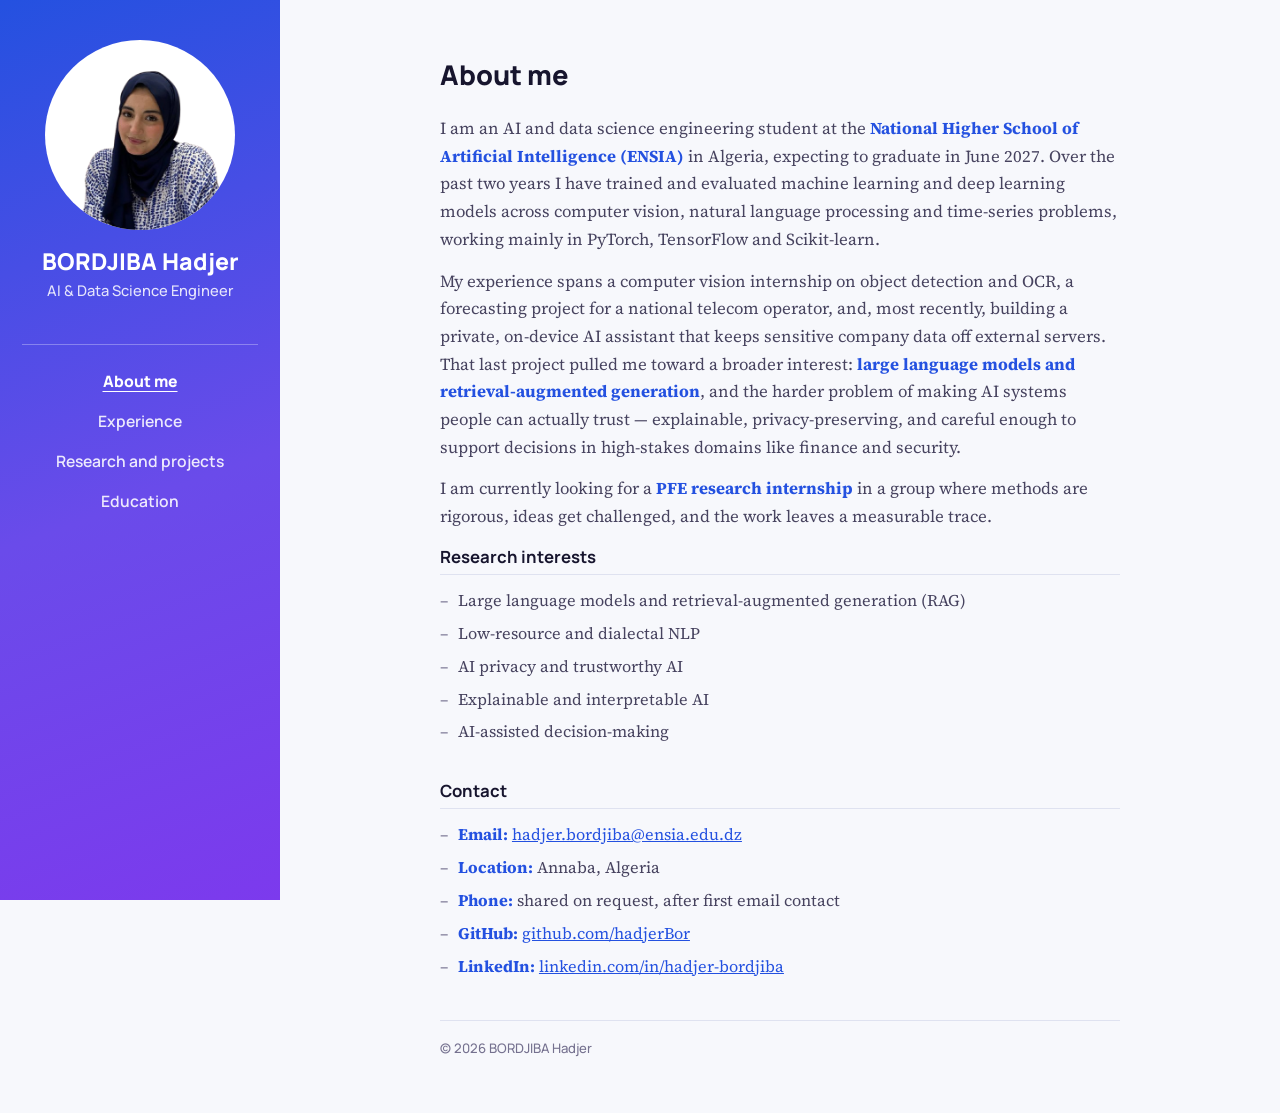
<file: index.html>
<!DOCTYPE html>
<html lang="en">
<head>
<meta charset="UTF-8">
<meta name="viewport" content="width=device-width, initial-scale=1">

<title>BORDJIBA Hadjer | AI &amp; Data Science Engineer</title>
<meta name="description" content="BORDJIBA Hadjer (Hadjer Bordjiba), AI and data science engineering student at ENSIA, Algeria. Research interests, experience, projects and contact.">
<meta name="author" content="BORDJIBA Hadjer">
<link rel="canonical" href="https://hadjerbor.github.io/">

<meta property="og:type" content="profile">
<meta property="og:title" content="BORDJIBA Hadjer | AI &amp; Data Science Engineer">
<meta property="og:description" content="AI and data science engineering student at ENSIA, Algeria.">
<meta property="og:url" content="https://hadjerbor.github.io/">
<meta property="og:image" content="https://hadjerbor.github.io/images/MyImage.png">

<script type="application/ld+json">
{
  "@context": "https://schema.org",
  "@type": "Person",
  "name": "Hadjer Bordjiba",
  "alternateName": ["BORDJIBA Hadjer", "Bordjiba Hadjer"],
  "jobTitle": "AI & Data Science Engineer",
  "url": "https://hadjerbor.github.io/",
  "image": "https://hadjerbor.github.io/images/MyImage.png",
  "email": "mailto:hadjer.bordjiba@ensia.edu.dz",
  "affiliation": { "@type": "CollegeOrUniversity", "name": "National Higher School of Artificial Intelligence (ENSIA)" },
  "address": { "@type": "PostalAddress", "addressLocality": "Annaba", "addressCountry": "DZ" },
  "sameAs": ["https://github.com/hadjerBor", "https://www.linkedin.com/in/hadjer-bordjiba-9951a8335/"]
}
</script>

<link rel="preconnect" href="https://fonts.googleapis.com">
<link rel="preconnect" href="https://fonts.gstatic.com" crossorigin>
<link href="https://fonts.googleapis.com/css2?family=Manrope:wght@500;600;700;800&family=Source+Serif+4:wght@400;600&display=swap" rel="stylesheet">
<link rel="stylesheet" href="styles.css">
</head>
<body>

<a class="skip" href="#main">Skip to content</a>

<aside class="sidebar">
  <div class="portrait">
    <span aria-hidden="true">HB</span>
    <img src="images/MyImage.png" alt="Portrait of Hadjer Bordjiba" onerror="this.remove()">
  </div>
  <h1 class="site-name">BORDJIBA Hadjer</h1>
  <p class="site-role">AI &amp; Data Science Engineer</p>
  <nav class="nav" aria-label="Sections">
    <a href="index.html" aria-current="page">About me</a>
    <a href="experience.html">Experience</a>
    <a href="projects.html">Research and projects</a>
    <a href="education.html">Education</a>
  </nav>
</aside>

<main class="main" id="main">
  <div class="content">
    <h2 class="page-title">About me</h2>

    <p>
      I am an AI and data science engineering student at the <strong>National Higher School of Artificial Intelligence (ENSIA)</strong> in Algeria, expecting to graduate in June 2027. Over the past two years I have trained and evaluated machine learning and deep learning models across computer vision, natural language processing and time-series problems, working mainly in PyTorch, TensorFlow and Scikit-learn.
    </p>
    <p>
      My experience spans a computer vision internship on object detection and OCR, a forecasting project for a national telecom operator, and, most recently, building a private, on-device AI assistant that keeps sensitive company data off external servers. That last project pulled me toward a broader interest: <strong>large language models and retrieval-augmented generation</strong>, and the harder problem of making AI systems people can actually trust — explainable, privacy-preserving, and careful enough to support decisions in high-stakes domains like finance and security.
    </p>
    <p>
      I am currently looking for a <strong>PFE research internship</strong> in a group where methods are rigorous, ideas get challenged, and the work leaves a measurable trace.
    </p>

    <h3 class="section-heading">Research interests</h3>
    <ul class="plain-list">
      <li>Large language models and retrieval-augmented generation (RAG)</li>
      <li>Low-resource and dialectal NLP</li>
      <li>AI privacy and trustworthy AI</li>
      <li>Explainable and interpretable AI</li>
      <li>AI-assisted decision-making</li>
    </ul>

    <h3 class="section-heading">Contact</h3>
    <ul class="plain-list">
      <li><strong>Email:</strong> <a href="mailto:hadjer.bordjiba@ensia.edu.dz">hadjer.bordjiba@ensia.edu.dz</a></li>
      <li><strong>Location:</strong> Annaba, Algeria</li>
      <li><strong>Phone:</strong> shared on request, after first email contact</li>
      <li><strong>GitHub:</strong> <a href="https://github.com/hadjerBor" target="_blank" rel="noopener">github.com/hadjerBor</a></li>
      <li><strong>LinkedIn:</strong> <a href="https://www.linkedin.com/in/hadjer-bordjiba-9951a8335/" target="_blank" rel="noopener">linkedin.com/in/hadjer-bordjiba</a></li>
    </ul>

    <p class="footer">&copy; 2026 BORDJIBA Hadjer</p>
  </div>
</main>

</body>
</html>
</file>
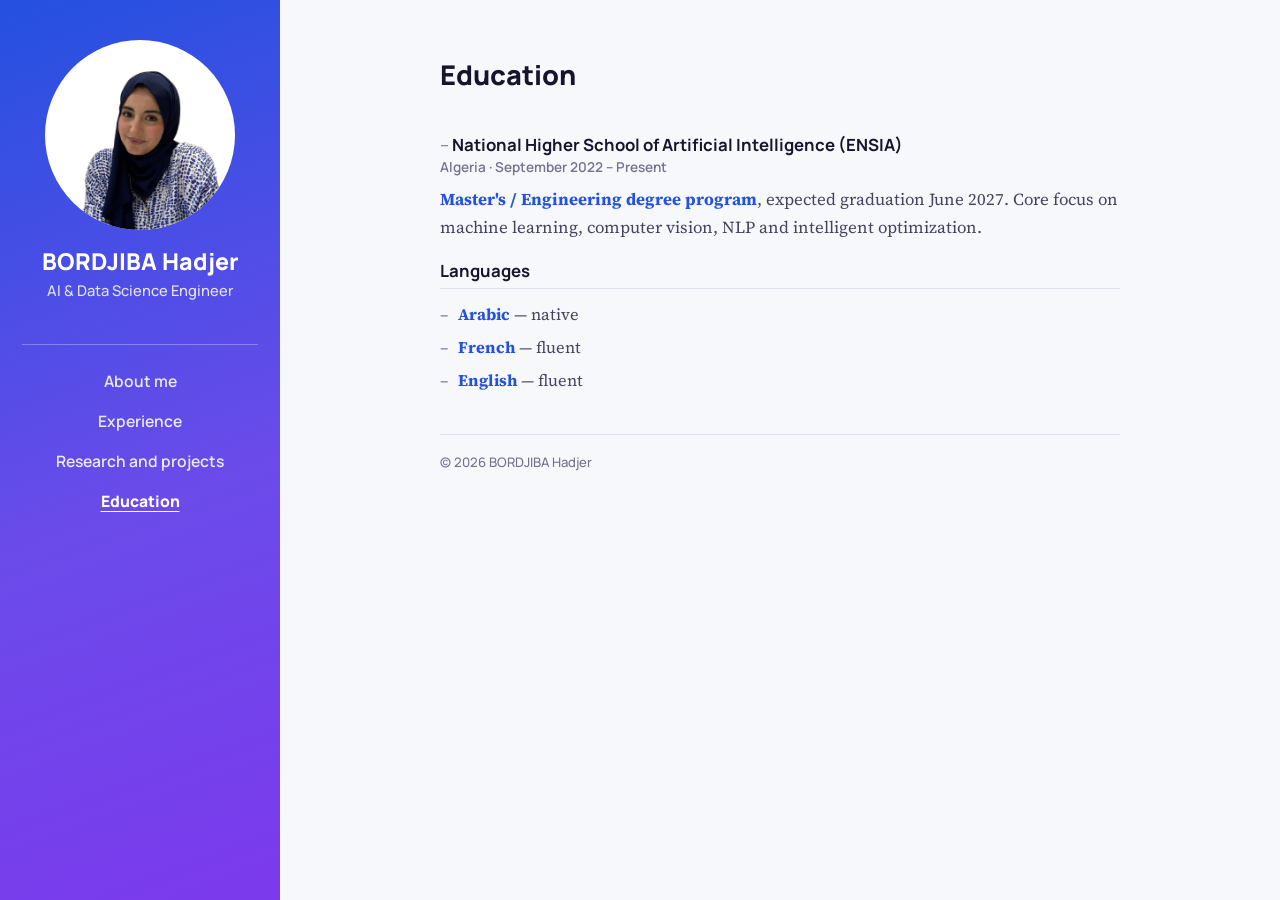
<file: education.html>
<!DOCTYPE html>
<html lang="en">
<head>
<meta charset="UTF-8">
<meta name="viewport" content="width=device-width, initial-scale=1">

<title>Education — BORDJIBA Hadjer</title>
<meta name="description" content="Education of BORDJIBA Hadjer: engineering degree at the National Higher School of Artificial Intelligence (ENSIA), Algeria, expected 2027.">
<link rel="canonical" href="https://hadjerbor.github.io/education.html">

<link rel="preconnect" href="https://fonts.googleapis.com">
<link rel="preconnect" href="https://fonts.gstatic.com" crossorigin>
<link href="https://fonts.googleapis.com/css2?family=Manrope:wght@500;600;700;800&family=Source+Serif+4:wght@400;600&display=swap" rel="stylesheet">
<link rel="stylesheet" href="styles.css">
</head>
<body>

<a class="skip" href="#main">Skip to content</a>

<aside class="sidebar">
  <div class="portrait">
    <span aria-hidden="true">HB</span>
    <img src="images/MyImage.png" alt="Portrait of Hadjer Bordjiba" onerror="this.remove()">
  </div>
  <h1 class="site-name">BORDJIBA Hadjer</h1>
  <p class="site-role">AI &amp; Data Science Engineer</p>
  <nav class="nav" aria-label="Sections">
    <a href="index.html">About me</a>
    <a href="experience.html">Experience</a>
    <a href="projects.html">Research and projects</a>
    <a href="education.html" aria-current="page">Education</a>
  </nav>
</aside>

<main class="main" id="main">
  <div class="content">
    <h2 class="page-title">Education</h2>

    <div class="record">
      <h3>National Higher School of Artificial Intelligence (ENSIA)</h3>
      <p class="meta">Algeria &middot; September 2022 &ndash; Present</p>
      <p><strong>Master's / Engineering degree program</strong>, expected graduation June 2027. Core focus on machine learning, computer vision, NLP and intelligent optimization.</p>
    </div>

    <h3 class="section-heading">Languages</h3>
    <ul class="plain-list">
      <li><strong>Arabic</strong> — native</li>
      <li><strong>French</strong> — fluent</li>
      <li><strong>English</strong> — fluent</li>
    </ul>

    <p class="footer">&copy; 2026 BORDJIBA Hadjer</p>
  </div>
</main>

</body>
</html>
</file>
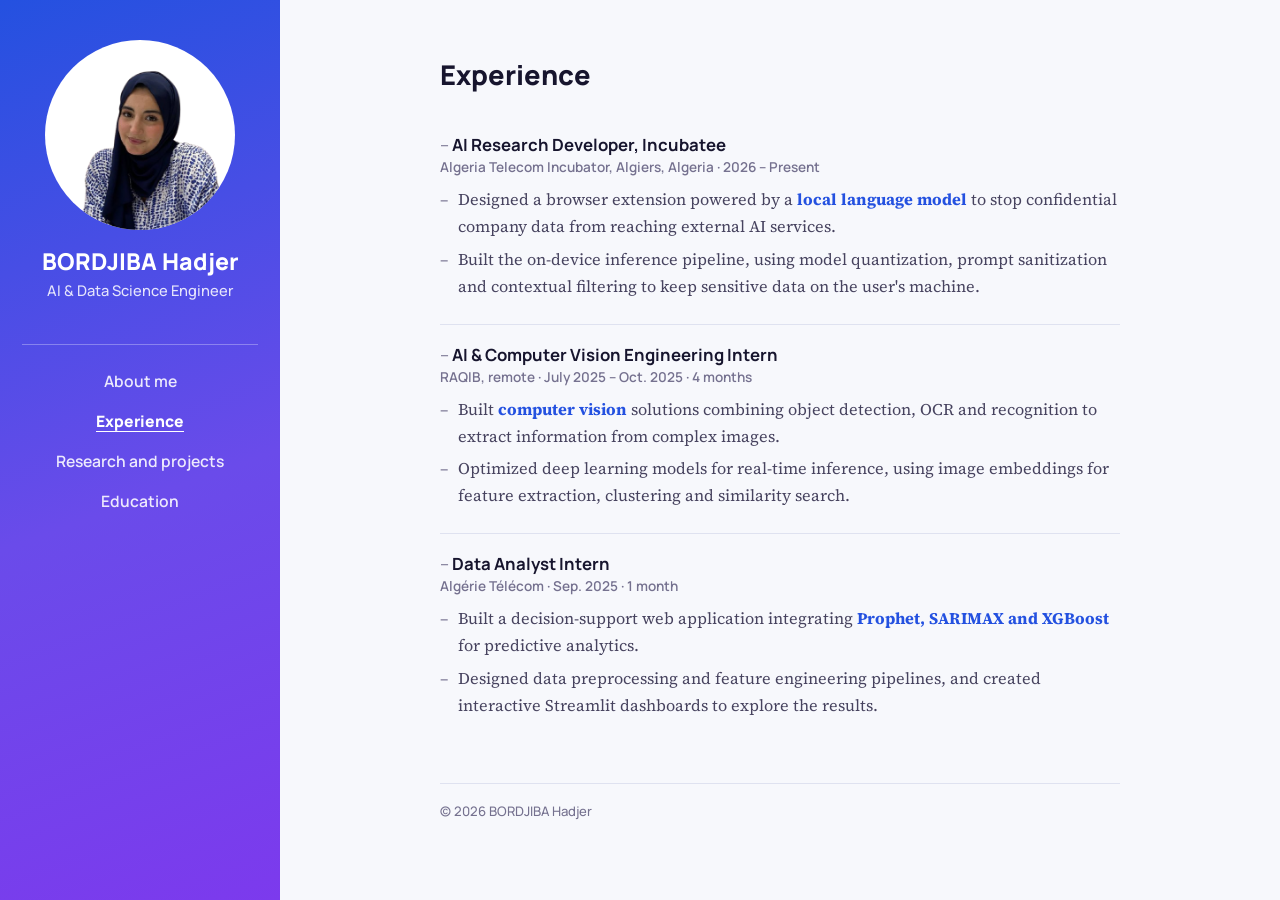
<file: experience.html>
<!DOCTYPE html>
<html lang="en">
<head>
<meta charset="UTF-8">
<meta name="viewport" content="width=device-width, initial-scale=1">

<title>Experience — BORDJIBA Hadjer</title>
<meta name="description" content="Work experience of BORDJIBA Hadjer: AI Research Developer at Algeria Telecom Incubator, AI &amp; Computer Vision Intern at RAQIB, Data Analyst Intern at Algérie Télécom.">
<link rel="canonical" href="https://hadjerbor.github.io/experience.html">

<link rel="preconnect" href="https://fonts.googleapis.com">
<link rel="preconnect" href="https://fonts.gstatic.com" crossorigin>
<link href="https://fonts.googleapis.com/css2?family=Manrope:wght@500;600;700;800&family=Source+Serif+4:wght@400;600&display=swap" rel="stylesheet">
<link rel="stylesheet" href="styles.css">
</head>
<body>

<a class="skip" href="#main">Skip to content</a>

<aside class="sidebar">
  <div class="portrait">
    <span aria-hidden="true">HB</span>
    <img src="images/MyImage.png" alt="Portrait of Hadjer Bordjiba" onerror="this.remove()">
  </div>
  <h1 class="site-name">BORDJIBA Hadjer</h1>
  <p class="site-role">AI &amp; Data Science Engineer</p>
  <nav class="nav" aria-label="Sections">
    <a href="index.html">About me</a>
    <a href="experience.html" aria-current="page">Experience</a>
    <a href="projects.html">Research and projects</a>
    <a href="education.html">Education</a>
  </nav>
</aside>

<main class="main" id="main">
  <div class="content">
    <h2 class="page-title">Experience</h2>

    <div class="record">
      <h3>AI Research Developer, Incubatee</h3>
      <p class="meta">Algeria Telecom Incubator, Algiers, Algeria &middot; 2026 &ndash; Present</p>
      <ul class="plain-list">
        <li>Designed a browser extension powered by a <strong>local language model</strong> to stop confidential company data from reaching external AI services.</li>
        <li>Built the on-device inference pipeline, using model quantization, prompt sanitization and contextual filtering to keep sensitive data on the user's machine.</li>
      </ul>
    </div>

    <div class="record">
      <h3>AI &amp; Computer Vision Engineering Intern</h3>
      <p class="meta">RAQIB, remote &middot; July 2025 &ndash; Oct. 2025 &middot; 4 months</p>
      <ul class="plain-list">
        <li>Built <strong>computer vision</strong> solutions combining object detection, OCR and recognition to extract information from complex images.</li>
        <li>Optimized deep learning models for real-time inference, using image embeddings for feature extraction, clustering and similarity search.</li>
      </ul>
    </div>

    <div class="record">
      <h3>Data Analyst Intern</h3>
      <p class="meta">Algérie Télécom &middot; Sep. 2025 &middot; 1 month</p>
      <ul class="plain-list">
        <li>Built a decision-support web application integrating <strong>Prophet, SARIMAX and XGBoost</strong> for predictive analytics.</li>
        <li>Designed data preprocessing and feature engineering pipelines, and created interactive Streamlit dashboards to explore the results.</li>
      </ul>
    </div>

    <p class="footer">&copy; 2026 BORDJIBA Hadjer</p>
  </div>
</main>

</body>
</html>
</file>
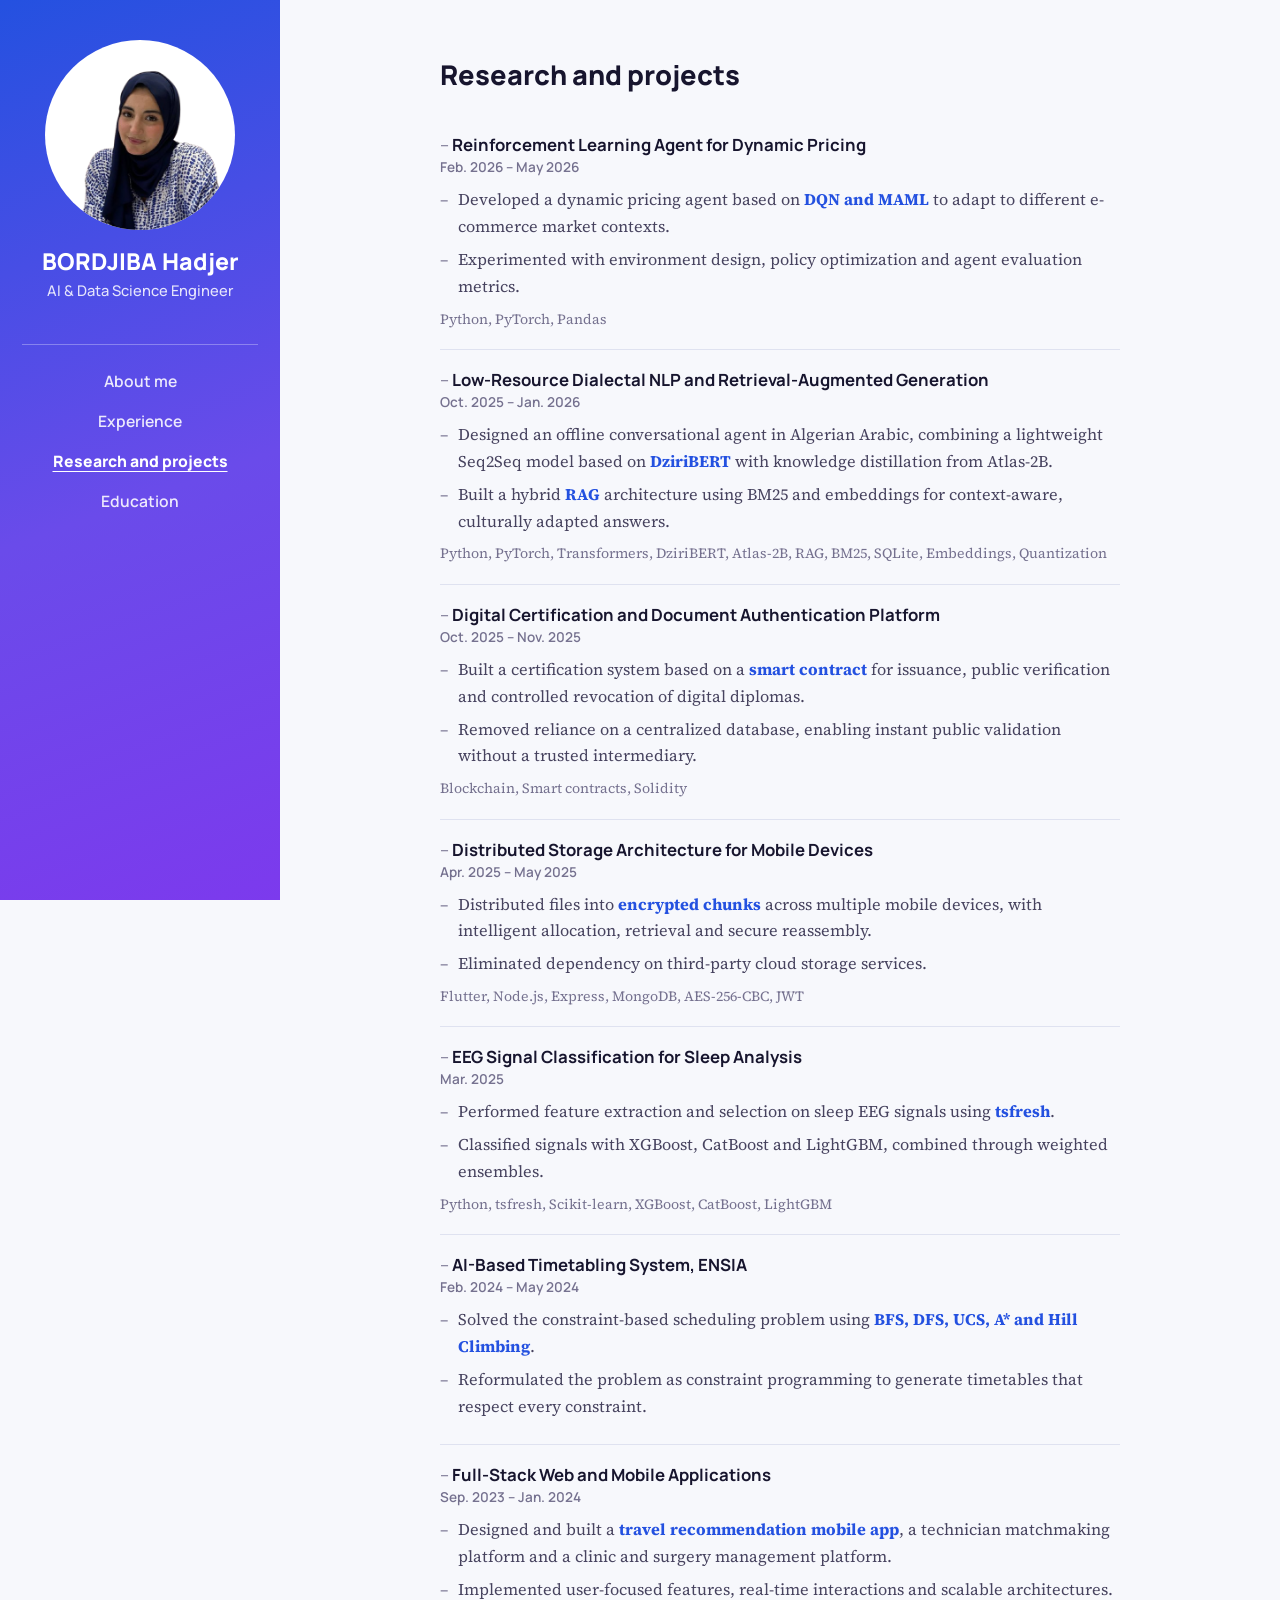
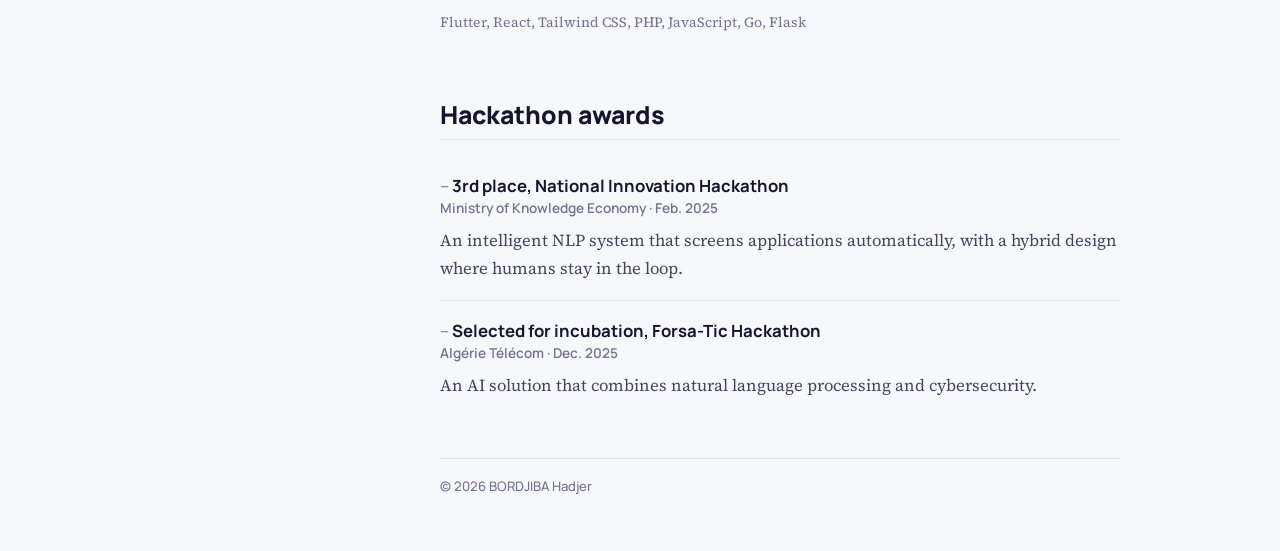
<file: projects.html>
<!DOCTYPE html>
<html lang="en">
<head>
<meta charset="UTF-8">
<meta name="viewport" content="width=device-width, initial-scale=1">

<title>Research and Projects — BORDJIBA Hadjer</title>
<meta name="description" content="Research and projects by BORDJIBA Hadjer: low-resource dialectal NLP and RAG, reinforcement learning for dynamic pricing, EEG signal classification, and more.">
<link rel="canonical" href="https://hadjerbor.github.io/projects.html">

<link rel="preconnect" href="https://fonts.googleapis.com">
<link rel="preconnect" href="https://fonts.gstatic.com" crossorigin>
<link href="https://fonts.googleapis.com/css2?family=Manrope:wght@500;600;700;800&family=Source+Serif+4:wght@400;600&display=swap" rel="stylesheet">
<link rel="stylesheet" href="styles.css">
</head>
<body>

<a class="skip" href="#main">Skip to content</a>

<aside class="sidebar">
  <div class="portrait">
    <span aria-hidden="true">HB</span>
    <img src="images/MyImage.png" alt="Portrait of Hadjer Bordjiba" onerror="this.remove()">
  </div>
  <h1 class="site-name">BORDJIBA Hadjer</h1>
  <p class="site-role">AI &amp; Data Science Engineer</p>
  <nav class="nav" aria-label="Sections">
    <a href="index.html">About me</a>
    <a href="experience.html">Experience</a>
    <a href="projects.html" aria-current="page">Research and projects</a>
    <a href="education.html">Education</a>
  </nav>
</aside>

<main class="main" id="main">
  <div class="content">
    <h2 class="page-title">Research and projects</h2>

    <div class="record">
      <h3>Reinforcement Learning Agent for Dynamic Pricing</h3>
      <p class="meta">Feb. 2026 &ndash; May 2026</p>
      <ul class="plain-list">
        <li>Developed a dynamic pricing agent based on <strong>DQN and MAML</strong> to adapt to different e-commerce market contexts.</li>
        <li>Experimented with environment design, policy optimization and agent evaluation metrics.</li>
      </ul>
      <p class="tools">Python, PyTorch, Pandas</p>
    </div>

    <div class="record">
      <h3>Low-Resource Dialectal NLP and Retrieval-Augmented Generation</h3>
      <p class="meta">Oct. 2025 &ndash; Jan. 2026</p>
      <ul class="plain-list">
        <li>Designed an offline conversational agent in Algerian Arabic, combining a lightweight Seq2Seq model based on <strong>DziriBERT</strong> with knowledge distillation from Atlas-2B.</li>
        <li>Built a hybrid <strong>RAG</strong> architecture using BM25 and embeddings for context-aware, culturally adapted answers.</li>
      </ul>
      <p class="tools">Python, PyTorch, Transformers, DziriBERT, Atlas-2B, RAG, BM25, SQLite, Embeddings, Quantization</p>
    </div>

    <div class="record">
      <h3>Digital Certification and Document Authentication Platform</h3>
      <p class="meta">Oct. 2025 &ndash; Nov. 2025</p>
      <ul class="plain-list">
        <li>Built a certification system based on a <strong>smart contract</strong> for issuance, public verification and controlled revocation of digital diplomas.</li>
        <li>Removed reliance on a centralized database, enabling instant public validation without a trusted intermediary.</li>
      </ul>
      <p class="tools">Blockchain, Smart contracts, Solidity</p>
    </div>

    <div class="record">
      <h3>Distributed Storage Architecture for Mobile Devices</h3>
      <p class="meta">Apr. 2025 &ndash; May 2025</p>
      <ul class="plain-list">
        <li>Distributed files into <strong>encrypted chunks</strong> across multiple mobile devices, with intelligent allocation, retrieval and secure reassembly.</li>
        <li>Eliminated dependency on third-party cloud storage services.</li>
      </ul>
      <p class="tools">Flutter, Node.js, Express, MongoDB, AES-256-CBC, JWT</p>
    </div>

    <div class="record">
      <h3>EEG Signal Classification for Sleep Analysis</h3>
      <p class="meta">Mar. 2025</p>
      <ul class="plain-list">
        <li>Performed feature extraction and selection on sleep EEG signals using <strong>tsfresh</strong>.</li>
        <li>Classified signals with XGBoost, CatBoost and LightGBM, combined through weighted ensembles.</li>
      </ul>
      <p class="tools">Python, tsfresh, Scikit-learn, XGBoost, CatBoost, LightGBM</p>
    </div>

    <div class="record">
      <h3>AI-Based Timetabling System, ENSIA</h3>
      <p class="meta">Feb. 2024 &ndash; May 2024</p>
      <ul class="plain-list">
        <li>Solved the constraint-based scheduling problem using <strong>BFS, DFS, UCS, A* and Hill Climbing</strong>.</li>
        <li>Reformulated the problem as constraint programming to generate timetables that respect every constraint.</li>
      </ul>
    </div>

    <div class="record">
      <h3>Full-Stack Web and Mobile Applications</h3>
      <p class="meta">Sep. 2023 &ndash; Jan. 2024</p>
      <ul class="plain-list">
        <li>Designed and built a <strong>travel recommendation mobile app</strong>, a technician matchmaking platform and a clinic and surgery management platform.</li>
        <li>Implemented user-focused features, real-time interactions and scalable architectures.</li>
      </ul>
      <p class="tools">Flutter, React, Tailwind CSS, PHP, JavaScript, Go, Flask</p>
    </div>

    <h3 class="section-heading-lg">Hackathon awards</h3>

    <div class="record">
      <h3>3rd place, National Innovation Hackathon</h3>
      <p class="meta">Ministry of Knowledge Economy &middot; Feb. 2025</p>
      <p>An intelligent NLP system that screens applications automatically, with a hybrid design where humans stay in the loop.</p>
    </div>

    <div class="record">
      <h3>Selected for incubation, Forsa-Tic Hackathon</h3>
      <p class="meta">Algérie Télécom &middot; Dec. 2025</p>
      <p>An AI solution that combines natural language processing and cybersecurity.</p>
    </div>

    <p class="footer">&copy; 2026 BORDJIBA Hadjer</p>
  </div>
</main>

</body>
</html>
</file>
<file: styles.css>
/* BORDJIBA Hadjer — personal site
   Kept plain on purpose: the sidebar carries the color, the pages carry the text. */

:root {
  --blue-600: #2451e0;
  --indigo-500: #6a4bea;
  --purple-600: #7c3aed;
  --grad-panel: linear-gradient(160deg, var(--blue-600) 0%, var(--indigo-500) 55%, var(--purple-600) 100%);

  --bg: #f7f8fc;
  --ink: #17152e;
  --muted: #47435f;
  --soft: #75718f;
  --line: #dfe2f0;

  --sidebar: 280px;
  --font-ui: 'Manrope', system-ui, -apple-system, 'Segoe UI', Roboto, sans-serif;
  --font-text: 'Source Serif 4', Georgia, 'Times New Roman', serif;
}

* , *::before, *::after { box-sizing: border-box; margin: 0; padding: 0; }

body {
  font-family: var(--font-text);
  background: var(--bg);
  color: var(--ink);
  line-height: 1.65;
}

a { color: var(--blue-600); }
a:hover { color: var(--purple-600); }
:focus-visible { outline: 2px solid var(--indigo-500); outline-offset: 2px; }

.skip {
  position: absolute; left: 12px; top: -60px;
  background: #fff; color: var(--blue-600);
  padding: 8px 12px; border-radius: 4px;
  font: 700 0.9rem var(--font-ui);
  z-index: 20;
}
.skip:focus { top: 12px; }

/* ---------- Sidebar ---------- */
.sidebar {
  position: fixed;
  inset: 0 auto 0 0;
  width: var(--sidebar);
  background: var(--grad-panel);
  color: #fff;
  display: flex;
  flex-direction: column;
  align-items: center;
  padding: 40px 22px;
  overflow-y: auto;
}
.sidebar :focus-visible { outline-color: #fff; }

.portrait {
  position: relative;
  width: 190px; height: 190px;
  margin-bottom: 18px;
  border-radius: 50%;
  background: #ffffff;
  overflow: hidden;
  display: grid;
  place-items: center;
}
.portrait span {
  font: 800 2.3rem var(--font-ui);
  color: var(--blue-600);
}
.portrait img {
  position: absolute; inset: 0;
  width: 100%; height: 100%;
  object-fit: cover;
  display: block;
}

.site-name { font: 800 1.45rem/1.2 var(--font-ui); text-align: center; }
.site-role { margin-top: 4px; font: 500 0.92rem var(--font-ui); color: rgba(255,255,255,0.85); text-align: center; }

.nav {
  margin-top: 30px;
  width: 100%;
  padding-top: 16px;
  border-top: 1px solid rgba(255,255,255,0.3);
  display: flex;
  flex-direction: column;
}
.nav a {
  padding: 9px 6px;
  color: rgba(255,255,255,0.88);
  text-decoration: none;
  font: 600 0.98rem var(--font-ui);
  text-align: center;
  border-radius: 4px;
}
.nav a:hover { color: #fff; }
.nav a[aria-current="page"] { color: #fff; font-weight: 800; text-decoration: underline; text-underline-offset: 4px; }

/* ---------- Main ---------- */
.main { margin-left: var(--sidebar); padding: 56px clamp(24px, 5vw, 64px); }
.content { max-width: 680px; margin: 0 auto; }

.page-title { font: 800 1.7rem var(--font-ui); margin-bottom: 22px; }

.section-heading {
  font: 700 1.05rem var(--font-ui);
  margin: 34px 0 12px;
  padding-bottom: 6px;
  border-bottom: 1px solid var(--line);
}
.section-heading:first-of-type { margin-top: 0; }

p { font-size: 1.05rem; color: var(--muted); margin-bottom: 14px; }
p:last-child { margin-bottom: 0; }
strong { color: var(--blue-600); font-weight: 700; }

/* Simple dash list — research interests, languages, tools */
.plain-list { list-style: none; }
.plain-list li { position: relative; padding-left: 1.1em; margin-bottom: 6px; font-size: 1.02rem; color: var(--muted); }
.plain-list li::before { content: "\2013"; position: absolute; left: 0; color: var(--soft); }
.plain-list strong { display: inline; }

/* Records — experience, projects, awards */
.record { padding: 18px 0; }
.record + .record { border-top: 1px solid var(--line); }
.record:first-child { padding-top: 0; }
.record h3 { font: 700 1.05rem var(--font-ui); color: var(--ink); margin-bottom: 2px; }
.record h3::before { content: "\2013\00a0"; color: var(--soft); font-weight: 400; }
.record .meta { font: 600 0.85rem var(--font-ui); color: var(--soft); margin-bottom: 10px; }
.record p { margin-bottom: 0; }
.record .plain-list { margin-bottom: 8px; }
.record .plain-list:last-child { margin-bottom: 0; }
.record .tools { font-size: 0.88rem; color: var(--soft); margin-top: 8px; }

.section-heading-lg {
  font: 800 1.55rem var(--font-ui);
  margin: 46px 0 16px;
  padding-bottom: 8px;
  border-bottom: 1px solid var(--line);
}

.footer { margin-top: 40px; padding-top: 18px; border-top: 1px solid var(--line); font: 500 0.82rem var(--font-ui); color: var(--soft); }

/* ---------- Small screens ---------- */
@media (max-width: 860px) {
  .sidebar { position: static; width: auto; padding: 28px 20px 16px; }
  .portrait { width: 140px; height: 140px; }
  .nav { flex-direction: row; flex-wrap: wrap; justify-content: center; gap: 4px 14px; border-top: none; margin-top: 18px; padding-top: 0; }
  .main { margin-left: 0; padding: 36px 20px; }
}

@media print {
  .sidebar { position: static; width: auto; background: none; color: #000; }
  .main { margin-left: 0; }
}
</file>
